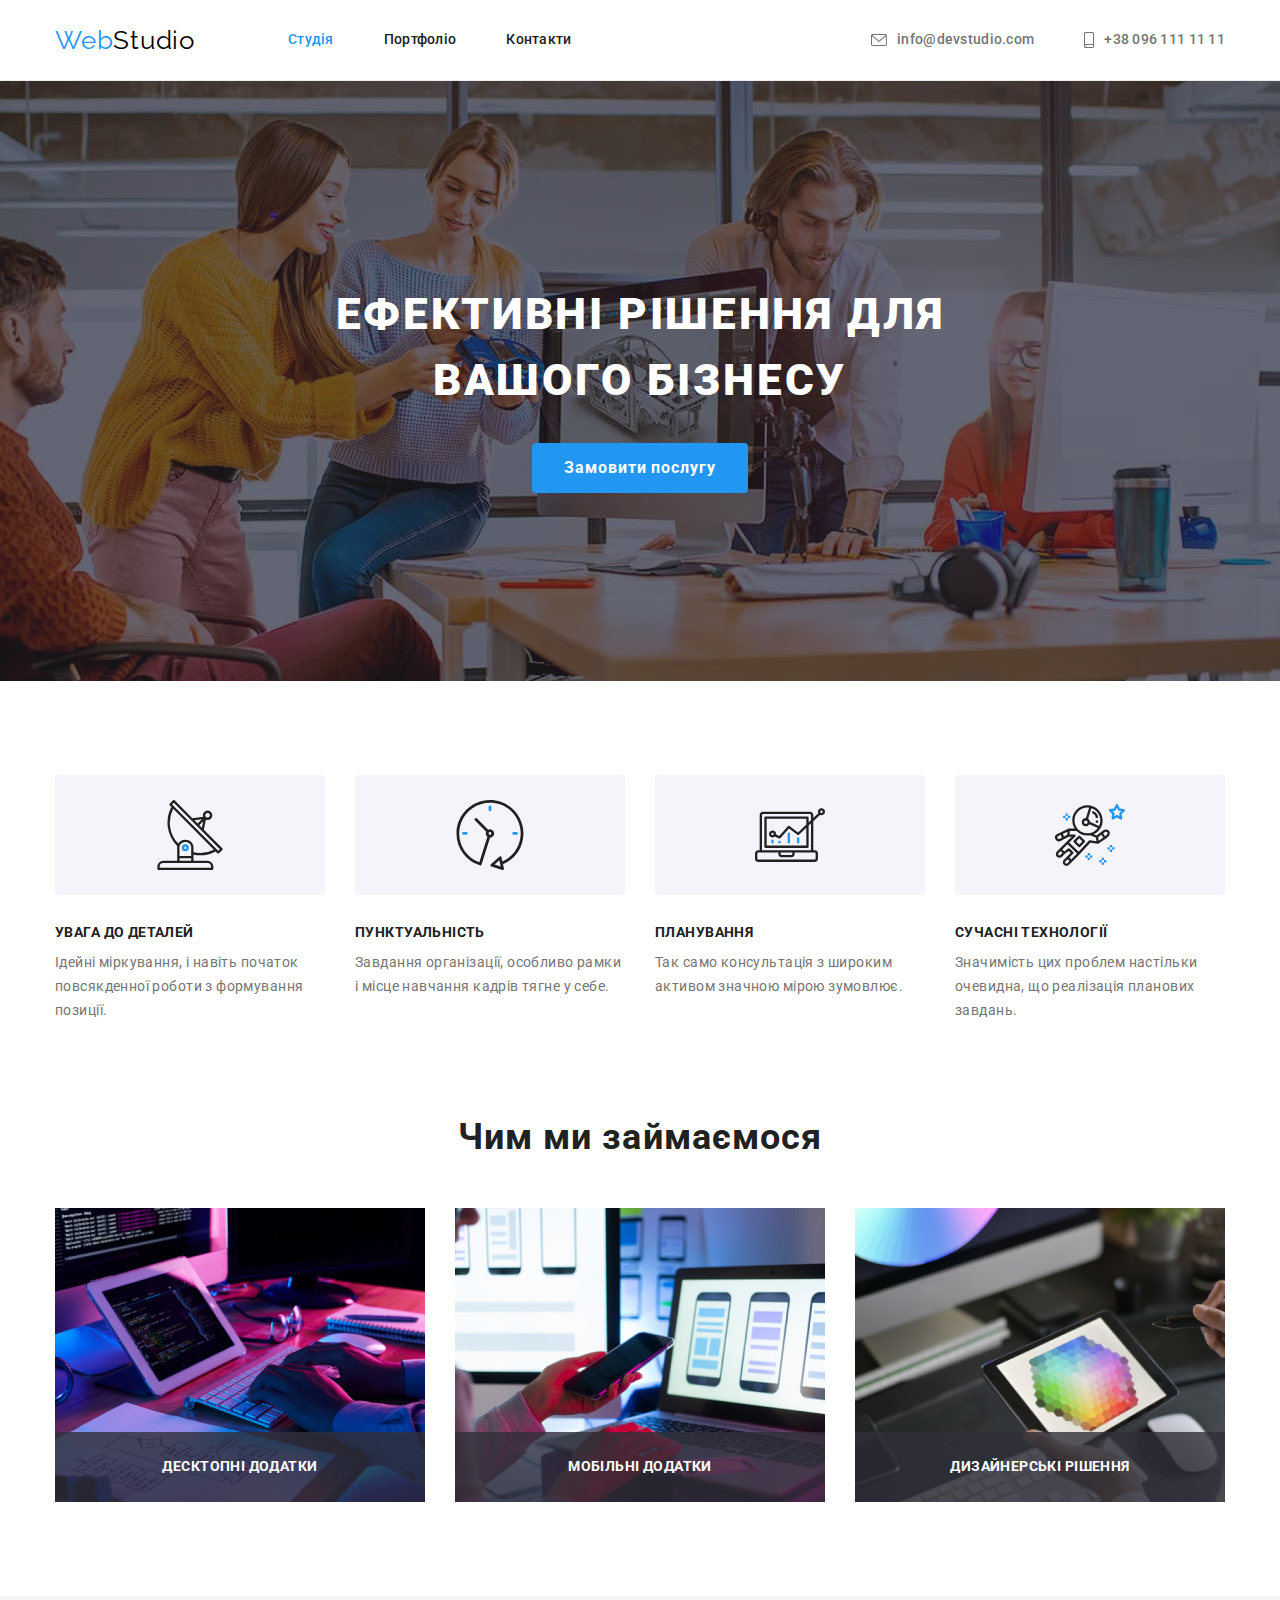
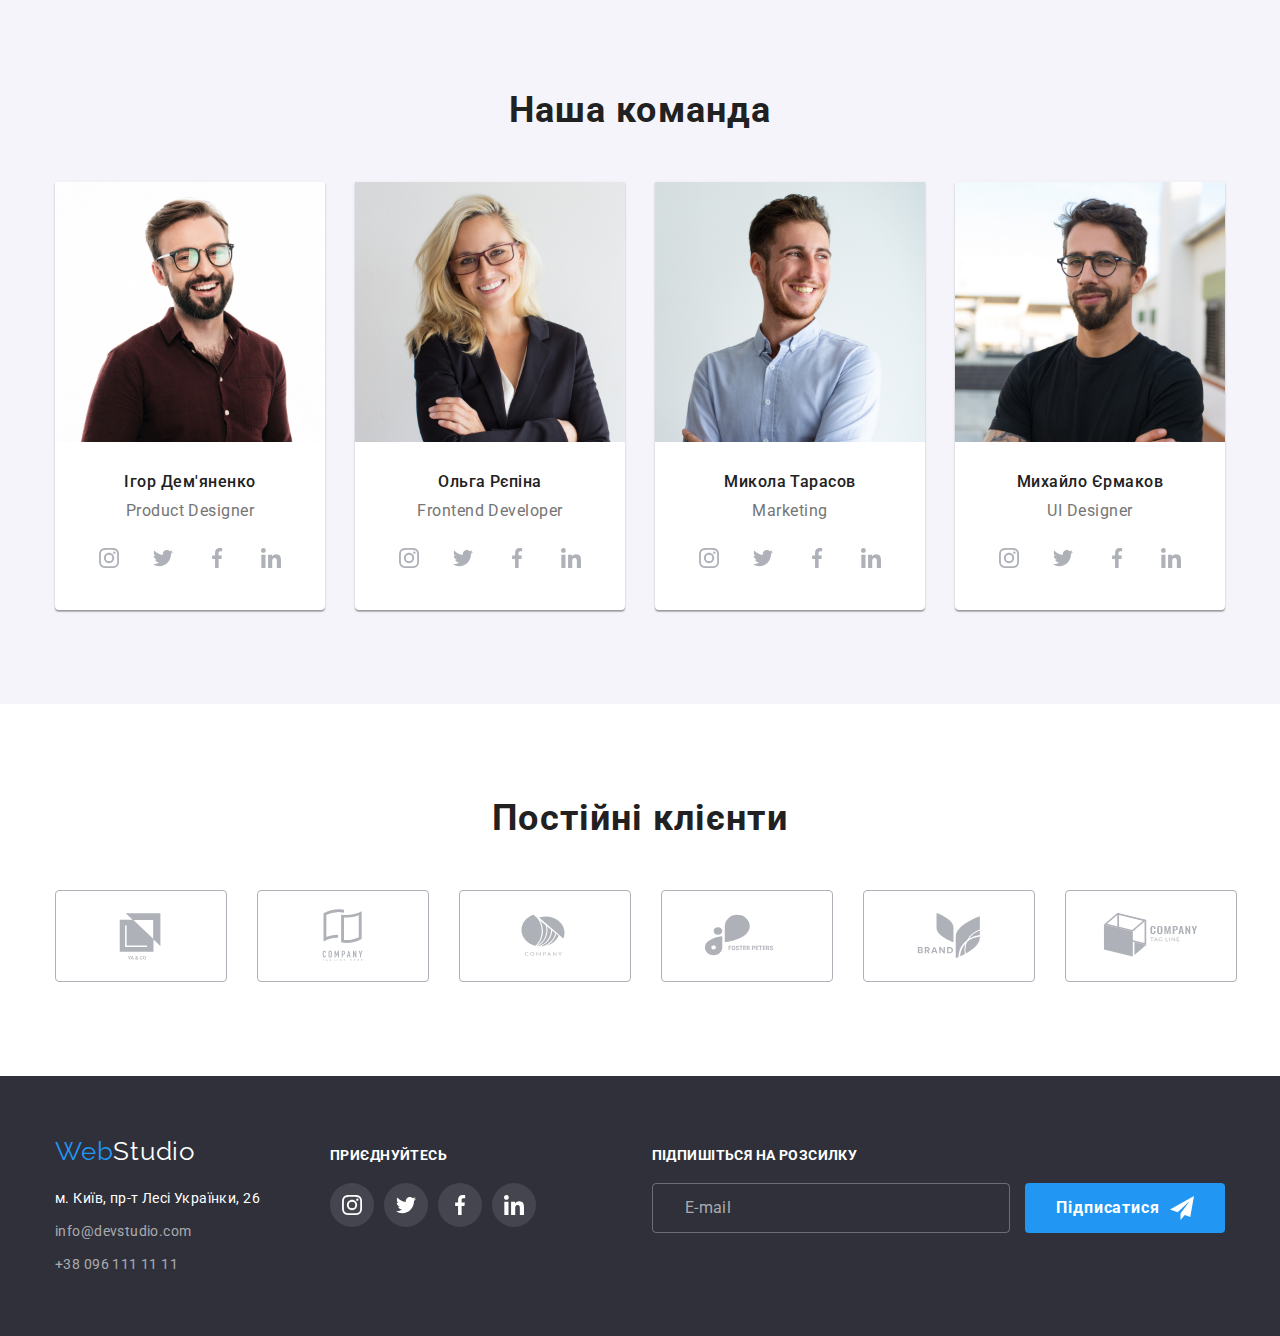
<file: index.html>
<!DOCTYPE html>
<html lang="uk">
  <head>
    <meta charset="UTF-8" />
    <meta http-equiv="X-UA-Compatible" content="IE=edge" />
    <meta name="viewport" content="width=>, initial-scale=1.0" />
    <title>Document</title>
    <link rel="preconnect" href="https://fonts.googleapis.com" />
    <link rel="preconnect" href="https://fonts.gstatic.com" crossorigin />
    <link
      href="https://fonts.googleapis.com/css2?family=Raleway:wght@700&family=Roboto:wght@400;500;700;900&display=swap"
      rel="stylesheet"
    />
    <link
      rel="stylesheet"
      href="https://cdnjs.cloudflare.com/ajax/libs/modern-normalize/1.1.0/modern-normalize.min.css"
    />
    <link rel="stylesheet" href="./css/main.min.css" />
    <!-- <link rel="stylesheet" href="./css/styles.css" /> -->
  </head>
  <body>
    <header class="header">
      <div class="container header__container">
        <a href="./index.html" class="logo link"
          ><span class="logo__first-part">Web</span
          ><span class="logo__last-part--dark">Studio</span></a
        >

        <nav class="navigation">
          <ul class="navigation__list list">
            <li class="navigation__item">
              <a class="navigation__link navigation__link--current link" href="./index.html"
                >Студія</a
              >
            </li>
            <li class="navigation__item">
              <a class="navigation__link link" href="./portfolio.html">Портфоліо</a>
            </li>
            <li class="navigation__item">
              <a class="navigation__link link" href="./index.html">Контакти</a>
            </li>
          </ul>
        </nav>
        <ul class="contacts list">
          <div class="contacts__group">
            <li class="contacts__list">
              <a class="contacts__mail link" href="mailto:info@devstudio.com"
                ><svg class="contacts__mail-icon" width="16" height="12">
                  <use href="./img/icons.svg#icon-envelope"></use>
                </svg>
                info@devstudio.com</a
              >
            </li>
            <li class="contacts__list">
              <a class="contacts__tel link" href="tel:+380961111111"
                ><svg class="contacts__tel-icon" width="10" height="16">
                  <use href="./img/icons.svg#icon-smartphone"></use>
                </svg>
                +38 096 111 11 11</a
              >
            </li>
          </div>
        </ul>
      </div>
    </header>
    <main>
      <section class="hero overlay">
        <div class="container">
          <h1 class="hero__title">Ефективні рішення для вашого бізнесу</h1>
          <button type="button" class="button hero__button" data-modal-open>
            Замовити послугу
          </button>
        </div>
      </section>

      <section class="feature">
        <div class="container">
          <h2 class="visually-hidden">Список наших основних завдань</h2>
          <ul class="feature__list list">
            <li class="feature__item">
              <div class="feature__thumb">
                <svg class="feature-icon" width="70" height="70">
                  <use href="./img/icons.svg#icon-antenna-1"></use>
                </svg>
              </div>
              <h3 class="feature__title">УВАГА ДО ДЕТАЛЕЙ</h3>
              <p class="feature__description">
                Ідейні міркування, і навіть початок повсякденної роботи з формування позиції.
              </p>
            </li>
            <li class="feature__item">
              <div class="feature__thumb">
                <svg class="feature-icon" width="70" height="70">
                  <use href="./img/icons.svg#icon-clock-1"></use>
                </svg>
              </div>
              <h3 class="feature__title">ПУНКТУАЛЬНІСТЬ</h3>
              <p class="feature__description">
                Завдання організації, особливо рамки і місце навчання кадрів тягне у себе.
              </p>
            </li>
            <li class="feature__item">
              <div class="feature__thumb">
                <svg class="feature-icon" width="70" height="70">
                  <use href="./img/icons.svg#icon-diagram-1"></use>
                </svg>
              </div>
              <h3 class="feature__title">ПЛАНУВАННЯ</h3>
              <p class="feature__description">
                Так само консультація з широким активом значною мірою зумовлює.
              </p>
            </li>
            <li class="feature__item">
              <div class="feature__thumb">
                <svg class="feature-icon" width="70" height="70">
                  <use href="./img/icons.svg#icon-astronaut-1"></use>
                </svg>
              </div>
              <h3 class="feature__title">СУЧАСНІ ТЕХНОЛОГІЇ</h3>
              <p class="feature__description">
                Значимість цих проблем настільки очевидна, що реалізація планових завдань.
              </p>
            </li>
          </ul>
        </div>
      </section>

      <section class="work">
        <div class="container">
          <h2 class="work__title">Чим ми займаємося</h2>
          <ul class="work__list list">
            <li class="work__item">
              <div class="work__card">
                <img src="./img/box1.jpg" alt="design project on computer" width="370" />

                <p class="work__card-title">Десктопні додатки</p>
              </div>
            </li>
            <li class="work__item">
              <div class="work__card">
                <img src="./img/box2.jpg" alt="design project with the phone" width="370" />

                <p class="work__card-title">Мобільні додатки</p>
              </div>
            </li>
            <li class="work__item">
              <div class="work__card">
                <img src="./img/box3.jpg" alt="design project on a tablet" width="370" />
                <p class="work__card-title">Дизайнерські рішення</p>
              </div>
            </li>
          </ul>
        </div>
      </section>

      <section class="team">
        <div class="container">
          <h2 class="team__title">Наша команда</h2>
          <ul class="team__list list">
            <li class="team__element">
              <div class="card">
                <img src="./img/person1.jpg" alt="team member1" width="270" />
                <div class="team__content">
                  <h3 class="item team__member">Ігор Дем'яненко</h3>
                  <p class="item team__position" lang="en">Product Designer</p>
                  <ul class="socials list">
                    <li class="socials__item">
                      <a
                        class="socials__link link"
                        href="htpps://instagram.com"
                        target="blank"
                        rel="nofollow noopener noreferrer"
                        aria-label="Instagram"
                      >
                        <svg class="socials__icon" width="20" height="20">
                          <use href="./img/icons.svg#icon-instagram"></use>
                        </svg>
                      </a>
                    </li>
                    <li class="socials__item">
                      <a
                        class="socials__link link"
                        href="htpps://twitter.com"
                        target="blank"
                        rel="nofollow noopener noreferrer"
                        aria-label="Twitter"
                      >
                        <svg class="socials__icon" width="20" height="20">
                          <use href="./img/icons.svg#icon-twitter"></use>
                        </svg>
                      </a>
                    </li>
                    <li class="socials__item">
                      <a
                        class="socials__link link"
                        href="htpps://facebook.com"
                        target="blank"
                        rel="nofollow noopener noreferrer"
                        aria-label="Facebook"
                      >
                        <svg class="socials__icon" width="20" height="20">
                          <use href="./img/icons.svg#icon-facebook"></use>
                        </svg>
                      </a>
                    </li>
                    <li class="socials__item">
                      <a
                        class="socials__link link"
                        href="htpps://linkedin.com"
                        target="blank"
                        rel="nofollow noopener noreferrer"
                        aria-label="Linkedin"
                      >
                        <svg class="socials__icon" width="20" height="20">
                          <use href="./img/icons.svg#icon-linkedin"></use>
                        </svg>
                      </a>
                    </li>
                  </ul>
                </div>
              </div>
            </li>
            <li class="team__element">
              <img src="./img/person2.jpg" alt="team member2" width="270" />
              <div class="team__content">
                <h3 class="team__member">Ольга Рєпіна</h3>
                <p class="team__position" lang="en">Frontend Developer</p>
                <ul class="socials list">
                  <li class="socials__item">
                    <a
                      class="socials__link link"
                      href="htpps://instagram.com"
                      target="blank"
                      rel="nofollow noopener noreferrer"
                      aria-label="Instagram"
                    >
                      <svg class="socials__icon" width="20" height="20">
                        <use href="./img/icons.svg#icon-instagram"></use>
                      </svg>
                    </a>
                  </li>
                  <li class="socials__item">
                    <a
                      class="socials__link link"
                      href="htpps://twitter.com"
                      target="blank"
                      rel="nofollow noopener noreferrer"
                      aria-label="Twitter"
                    >
                      <svg class="socials__icon" width="20" height="20">
                        <use href="./img/icons.svg#icon-twitter"></use>
                      </svg>
                    </a>
                  </li>
                  <li class="socials__item">
                    <a
                      class="socials__link link"
                      href="htpps://facebook.com"
                      target="blank"
                      rel="nofollow noopener noreferrer"
                      aria-label="Facebook"
                    >
                      <svg class="socials__icon" width="20" height="20">
                        <use href="./img/icons.svg#icon-facebook"></use>
                      </svg>
                    </a>
                  </li>
                  <li class="socials__item">
                    <a
                      class="socials__link link"
                      href="htpps://linkedin.com"
                      target="blank"
                      rel="nofollow noopener noreferrer"
                      aria-label="Linkedin"
                    >
                      <svg class="socials__icon" width="20" height="20">
                        <use href="./img/icons.svg#icon-linkedin"></use>
                      </svg>
                    </a>
                  </li>
                </ul>
              </div>
            </li>
            <li class="team__element">
              <img src="./img/person3.jpg" alt="team member3" width="270" />

              <div class="team__content">
                <h3 class="team__member">Микола Тарасов</h3>
                <p class="team__position" lang="en">Marketing</p>
                <ul class="socials list">
                  <li class="socials__item">
                    <a
                      class="socials__link link"
                      href="htpps://instagram.com"
                      target="blank"
                      rel="nofollow noopener noreferrer"
                      aria-label="Instagram"
                    >
                      <svg class="socials__icon" width="20" height="20">
                        <use href="./img/icons.svg#icon-instagram"></use>
                      </svg>
                    </a>
                  </li>
                  <li class="socials__item">
                    <a
                      class="socials__link link"
                      href="htpps://twitter.com"
                      target="blank"
                      rel="nofollow noopener noreferrer"
                      aria-label="Twitter"
                    >
                      <svg class="socials__icon" width="20" height="20">
                        <use href="./img/icons.svg#icon-twitter"></use>
                      </svg>
                    </a>
                  </li>
                  <li class="socials__item">
                    <a
                      class="socials__link link"
                      href="htpps://facebook.com"
                      target="blank"
                      rel="nofollow noopener noreferrer"
                      aria-label="Facebook"
                    >
                      <svg class="socials__icon" width="20" height="20">
                        <use href="./img/icons.svg#icon-facebook"></use>
                      </svg>
                    </a>
                  </li>
                  <li class="socials__item">
                    <a
                      class="socials__link link"
                      href="htpps://linkedin.com"
                      target="blank"
                      rel="nofollow noopener noreferrer"
                      aria-label="Linkedin"
                    >
                      <svg class="socials__icon" width="20" height="20">
                        <use href="./img/icons.svg#icon-linkedin"></use>
                      </svg>
                    </a>
                  </li>
                </ul>
              </div>
            </li>
            <li class="team__element">
              <img src="./img/person4.jpg" alt="team member4" width="270" />
              <div class="team__content">
                <h3 class="team__member">Михайло Єрмаков</h3>
                <p class="team__position" lang="en">UI Designer</p>
                <ul class="socials list">
                  <li class="socials__item">
                    <a
                      class="socials__link link"
                      href="htpps://instagram.com"
                      target="blank"
                      rel="nofollow noopener noreferrer"
                      aria-label="Instagram"
                    >
                      <svg class="socials__icon" width="20" height="20">
                        <use href="./img/icons.svg#icon-instagram"></use>
                      </svg>
                    </a>
                  </li>
                  <li class="socials__item">
                    <a
                      class="socials__link link"
                      href="htpps://twitter.com"
                      target="blank"
                      rel="nofollow noopener noreferrer"
                      aria-label="Twitter"
                    >
                      <svg class="socials__icon" width="20" height="20">
                        <use href="./img/icons.svg#icon-twitter"></use>
                      </svg>
                    </a>
                  </li>
                  <li class="socials__item">
                    <a
                      class="socials__link link"
                      href="htpps://facebook.com"
                      target="blank"
                      rel="nofollow noopener noreferrer"
                      aria-label="Facebook"
                    >
                      <svg class="socials__icon" width="20" height="20">
                        <use href="./img/icons.svg#icon-facebook"></use>
                      </svg>
                    </a>
                  </li>
                  <li class="socials__item">
                    <a
                      class="socials__link link"
                      href="htpps://linkedin.com"
                      target="blank"
                      rel="nofollow noopener noreferrer"
                      aria-label="Linkedin"
                    >
                      <svg class="socials__icon" width="20" height="20">
                        <use href="./img/icons.svg#icon-linkedin"></use>
                      </svg>
                    </a>
                  </li>
                </ul>
              </div>
            </li>
          </ul>
        </div>
      </section>
      <section class="clients">
        <div class="container">
          <h2 class="clients__title">Постійні клієнти</h2>
          <ul class="clients__list list">
            <li class="clients__item">
              <a
                class="clients__link link"
                href="./index.html"
                target="blank"
                rel="nofollow noopener noreferrer"
                aria-label="our clients"
              >
                <svg class="clients__icon" width="106" height="60">
                  <use href="./img/icons.svg#icon-logo1"></use>
                </svg>
              </a>
            </li>
            <li class="clients__item">
              <a
                class="clients__link link"
                href="./index.html"
                target="blank"
                rel="nofollow noopener noreferrer"
                aria-label="our clients"
              >
                <svg class="clients__icon" width="106" height="60">
                  <use href="./img/icons.svg#icon-logo2"></use>
                </svg>
              </a>
            </li>
            <li class="clients__item">
              <a
                class="clients__link link"
                href="./index.html"
                target="blank"
                rel="nofollow noopener noreferrer"
                aria-label="our clients"
              >
                <svg class="clients__icon" width="106" height="60">
                  <use href="./img/icons.svg#icon-logo3"></use>
                </svg>
              </a>
            </li>
            <li class="clients__item">
              <a
                class="clients__link link"
                href="./index.html"
                target="blank"
                rel="nofollow noopener noreferrer"
                aria-label="our clients"
              >
                <svg class="clients__icon" width="106" height="60">
                  <use href="./img/icons.svg#icon-logo4"></use>
                </svg>
              </a>
            </li>
            <li class="clients__item">
              <a
                class="clients__link link"
                href="./index.html"
                target="blank"
                rel="nofollow noopener noreferrer"
                aria-label="our clients"
              >
                <svg class="clients__icon" width="106" height="60">
                  <use href="./img/icons.svg#icon-logo5"></use>
                </svg>
              </a>
            </li>
            <li class="clients__item">
              <a
                class="clients__link link"
                href="./index.html"
                target="blank"
                rel="nofollow noopener noreferrer"
                aria-label="our clients"
              >
                <svg class="clients__icon" width="106" height="60">
                  <use href="./img/icons.svg#icon-logo6"></use>
                </svg>
              </a>
            </li>
          </ul>
        </div>
      </section>
    </main>

    <footer class="footer">
      <div class="container footer__container">
        <div class="footer__group">
          <a href="./index.html" class="logo link"
            ><span class="logo__first-part">Web</span
            ><span class="logo__last-part--light">Studio</span></a
          >
          <address class="address footer__address">
            <ul class="list">
              <li class="address__element">
                <a
                  class="address__item link"
                  href="https://goo.gl/maps/er9QxfjBZCahhvQG7"
                  target="_blank"
                  rel="noopener noreferrer nofollow"
                  >м. Київ, пр-т Лесі Українки, 26</a
                >
              </li>
              <li class="address__element">
                <a class="address__item address__item--grey link" href="mailto:info@devstudio.com"
                  >info@devstudio.com</a
                >
              </li>
              <li class="address__element">
                <a class="address__item address__item--grey link" href="tel:+380961111111"
                  >+38 096 111 11 11</a
                >
              </li>
            </ul>
          </address>
        </div>
        <div class="footer__contacts">
          <p class="footer__title">ПРИЄДНУЙТЕСЬ</p>
          <ul class="footer__contacts-list list">
            <li>
              <a
                class="footer__contacts-link link"
                href="htpps://instagram.com"
                target="blank"
                rel="nofollow noopener noreferrer"
                aria-label="Instagram"
              >
                <svg class="footer__social-icon" width="20" height="20">
                  <use href="./img/icons.svg#icon-instagram"></use>
                </svg>
              </a>
            </li>
            <li>
              <a
                class="footer__contacts-link link"
                href="htpps://twitter.com"
                target="blank"
                rel="nofollow noopener noreferrer"
                aria-label="Twitter"
              >
                <svg class="footer__social-icon" width="20" height="20">
                  <use href="./img/icons.svg#icon-twitter"></use>
                </svg>
              </a>
            </li>
            <li>
              <a
                class="footer__contacts-link link"
                href="htpps://facebook.com"
                target="blank"
                rel="nofollow noopener noreferrer"
                aria-label="Facebook"
              >
                <svg class="footer__social-icon" width="20" height="20">
                  <use href="./img/icons.svg#icon-facebook"></use>
                </svg>
              </a>
            </li>
            <li>
              <a
                class="footer__contacts-link link"
                href="htpps://linkedin.com"
                target="blank"
                rel="nofollow noopener noreferrer"
                aria-label="Linkedin"
              >
                <svg class="footer__social-icon" width="20" height="20">
                  <use href="./img/icons.svg#icon-linkedin"></use>
                </svg>
              </a>
            </li>
          </ul>
        </div>
        <div class="footer__submit">
          <p class="footer__title">ПІДПИШІТЬСЯ НА РОЗСИЛКУ</p>
          <form class="footer__form">
            <label>
              <input class="footer__field" type="email" name="email" placeholder="E-mail" />
            </label>
            <button class="footer__form-button" type="button">
              Підписатися
              <svg class="icon-btn" width="24" height="24">
                <use href="./img/icons.svg#icon-btn"></use>
              </svg>
            </button>
          </form>
        </div>
      </div>
    </footer>
    <div class="backdrop is-hidden" data-modal>
      <div class="modal">
        <button class="close-btn" type="button" data-modal-close>
          <svg class="close-btn__icon" width="18" height="18">
            <use href="./img/icons.svg#close-icon"></use>
          </svg>
        </button>

        <form class="form">
          <p class="form__title">Залиште свої дані, ми вам передзвонимо</p>
          <div class="form__group">
            <label class="form__field">
              <span class="form__item">Ім&#039;я</span>
              <input class="form__input" type="text" name="username" />
              <svg class="form__icon" width="18" height="18">
                <use href="./img/icons.svg#person-modal"></use>
              </svg>
            </label>
          </div>

          <div class="form__group">
            <label class="form__field">
              <span class="form__item">Телефон</span>
              <input class="form__input" type="text" name="tel" />
              <svg class="form__icon" width="18" height="18">
                <use href="./img/icons.svg#phone-modal"></use>
              </svg>
            </label>
          </div>
          <div class="form__group">
            <label class="form__field">
              <span class="form__item"> Пошта</span>
              <input class="form__input" type="email" name="email" />
              <svg class="form__icon" width="18" height="18">
                <use href="./img/icons.svg#email-modal"></use>
              </svg>
            </label>
          </div>
          <div class="form__comment">
            <label>
              <span class="form__item">Коментар</span>
              <textarea
                class="text__comment"
                name="feedback"
                placeholder="Введіть текст"
              ></textarea>
            </label>
          </div>
          <div class="form__agreement">
            <label class="form__field-agreement">
              <input
                class="form__checkbox visually-hidden"
                type="checkbox"
                name="agreement"
                value="agree"
              />
              <svg class="checkbox__icon" width="16" height="15">
                <use class="unchecked" href="./img/icons.svg#check-icon1"></use>
                <use class="checked" href="./img/icons.svg#icon-icon-check1"></use>
              </svg>
              <span class="form__text"
                >Погоджуюся з розсилкою та приймаю
                <a class="form__agreement-link" href="">Умови договору</a></span
              >
            </label>
          </div>
          <button class="button btn-submit" type="submit">Відправити</button>
        </form>
      </div>
    </div>
    <script src="./css/js/modal.js"></script>
  </body>
</html>
</file>
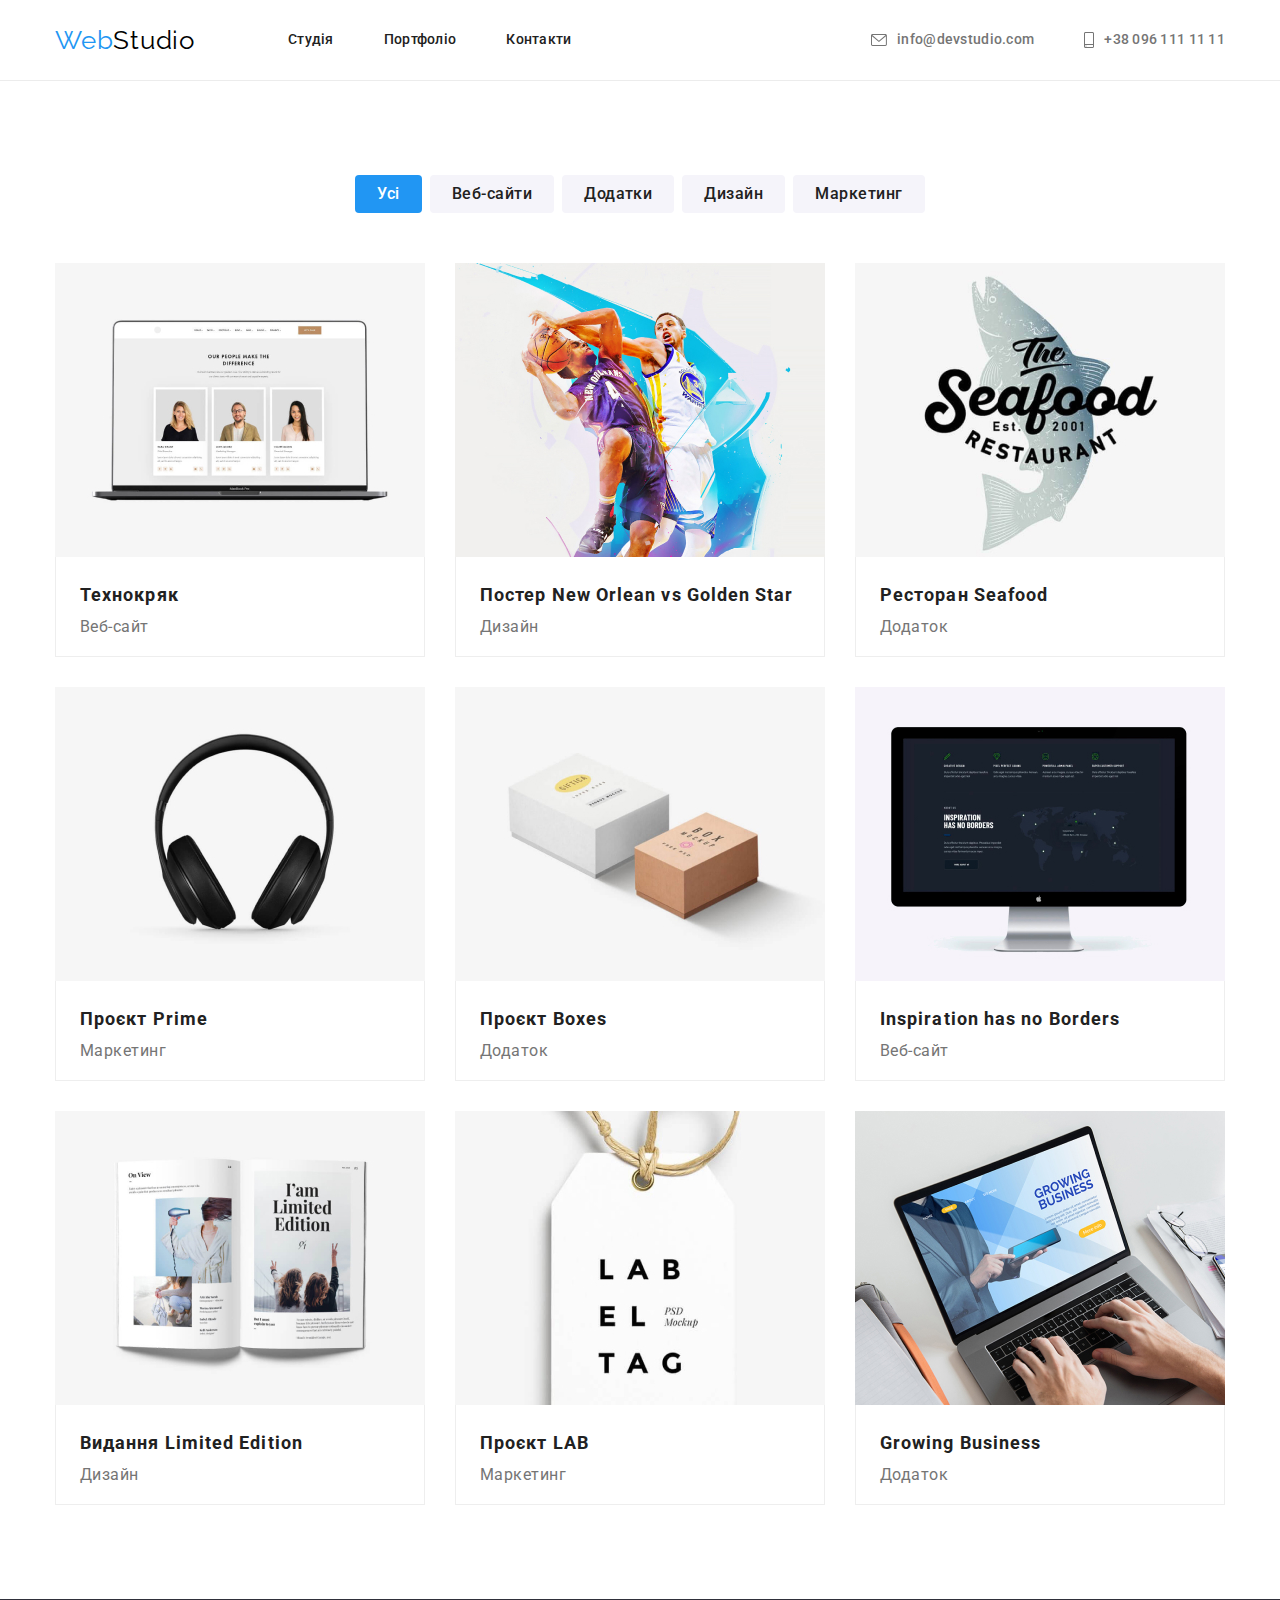
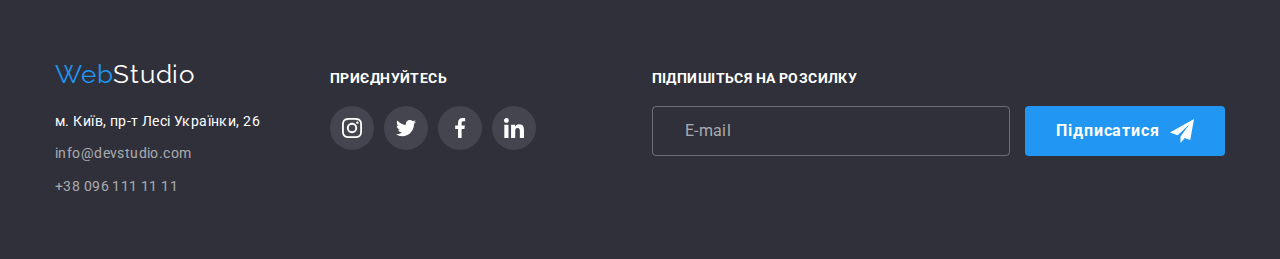
<file: portfolio.html>
<!DOCTYPE html>
<html lang="uk">
  <head>
    <meta charset="UTF-8" />
    <meta http-equiv="X-UA-Compatible" content="IE=edge" />
    <meta name="viewport" content="width=>, initial-scale=1.0" />
    <title>Document</title>
    <link rel="preconnect" href="https://fonts.googleapis.com" />
    <link rel="preconnect" href="https://fonts.gstatic.com" crossorigin />
    <link
      href="https://fonts.googleapis.com/css2?family=Raleway:wght@700&family=Roboto:wght@400;500;700;900&display=swap"
      rel="stylesheet"
    />
    <link
      rel="stylesheet"
      href="https://cdnjs.cloudflare.com/ajax/libs/modern-normalize/1.1.0/modern-normalize.min.css"
    />
    <link rel="stylesheet" href="./css/main.min.css" />
    <!-- <link rel="stylesheet" href="./css/styles.css" /> -->
  </head>
  <body>
    <header class="header">
      <div class="container header__container">
        <a href="./index.html" class="logo link"
          ><span class="logo__first-part">Web</span
          ><span class="logo__last-part--dark">Studio</span></a
        >
        <nav class="navigation">
          <ul class="navigation__list list">
            <li class="navigation__item">
              <a class="navigation__link link" href="./index.html">Студія</a>
            </li>
            <li class="navigation__item">
              <a class="navigation__link nvigation__link--current link" href="./portfolio.html"
                >Портфоліо</a
              >
            </li>
            <li class="navigation__item">
              <a class="navigation__link link" href="./index.html">Контакти</a>
            </li>
          </ul>
        </nav>
        <ul class="contacts list">
          <li class="contacts__list">
            <a class="contacts__mail link" href="mailto:info@devstudio.com"
              ><svg class="contacts__mail-icon" width="16" height="12">
                <use href="./img/icons.svg#icon-envelope"></use>
              </svg>
              info@devstudio.com</a
            >
          </li>
          <li class="contacts__list">
            <a class="contacts__tel link" href="tel:+380961111111"
              ><svg class="contacts__tel-icon" width="10" height="16">
                <use href="./img/icons.svg#icon-smartphone"></use>
              </svg>
              +38 096 111 11 11</a
            >
          </li>
        </ul>
      </div>
    </header>
    <main>
      <section class="projects">
        <div class="container">
          <h1 class="visually-hidden">Проекти</h1>
          <ul class="projects__nav list">
            <li class="projects__nav-item">
              <button class="projects__btn projects__btn-current btn" type="button">Усі</button>
            </li>
            <li class="projects__nav-item">
              <button class="projects__btn btn" type="button">Веб-сайти</button>
            </li>
            <li class="projects__nav-item">
              <button class="projects__btn btn" type="button">Додатки</button>
            </li>
            <li class="projects__nav-item">
              <button class="projects__btn btn" type="button">Дизайн</button>
            </li>
            <li class="projects__nav-item">
              <button class="projects__btn btn" type="button">Маркетинг</button>
            </li>
          </ul>
          <ul class="project-list list">
            <li class="project-item">
              <a class="project-nav" href="./portfolio.html">
                <div class="project-thumb">
                  <img src="./img/project1.jpg" alt="включений ноутбук" width="370" height="294" />
                  <div class="project-overlay">
                    <p class="overlay-text">
                      Ресурс пропонує комплексні пропозиції з різним рівнем функціоналу та сервісів.
                      Все це дозволить відвідувачу отримати вичерпні відомості про компанію чи
                      приватну особу.
                    </p>
                  </div>
                </div>
                <div class="project-element">
                  <h2 class="project-title">Технокряк</h2>
                  <p class="project-item">Веб-сайт</p>
                </div></a
              >
            </li>
            <li class="project-item">
              <a class="project-nav" href="./portfolio.html">
                <div class="project-thumb">
                  <img src="./img/project2.jpg" alt="два баскетболісти" width="370" />
                  <div class="project-overlay">
                    <p class="overlay-text">
                      Ресурс пропонує комплексні пропозиції з різним рівнем функціоналу та сервісів.
                      Все це дозволить відвідувачу отримати вичерпні відомості про компанію чи
                      приватну особу.
                    </p>
                  </div>
                </div>
                <div class="project-element">
                  <h2 class="project-title">Постер New Orlean vs Golden Star</h2>
                  <p class="project-item">Дизайн</p>
                </div></a
              >
            </li>
            <li class="project-item">
              <a class="project-nav" href="./portfolio.html">
                <div class="project-thumb">
                  <img src="./img/project3.jpg" alt="назва ресторану" width="370" />
                  <div class="project-overlay">
                    <p class="overlay-text">
                      Ресурс пропонує комплексні пропозиції з різним рівнем функціоналу та сервісів.
                      Все це дозволить відвідувачу отримати вичерпні відомості про компанію чи
                      приватну особу.
                    </p>
                  </div>
                </div>
                <div class="project-element">
                  <h2 class="project-title">Ресторан Seafood</h2>
                  <p class="project-item">Додаток</p>
                </div></a
              >
            </li>
            <li class="project-item">
              <a class="project-nav" href="./portfolio.html">
                <div class="project-thumb">
                  <img src="./img/project4.jpg" alt="навушники безпровідні" width="370" />
                  <div class="project-overlay">
                    <p class="overlay-text">
                      Ресурс пропонує комплексні пропозиції з різним рівнем функціоналу та сервісів.
                      Все це дозволить відвідувачу отримати вичерпні відомості про компанію чи
                      приватну особу.
                    </p>
                  </div>
                </div>
                <div class="project-element">
                  <h2 class="project-title">Проєкт Prime</h2>
                  <p class="project-item">Маркетинг</p>
                </div>
              </a>
            </li>
            <li class="project-item">
              <a class="project-nav" href="./portfolio.html">
                <div class="project-thumb">
                  <img src="./img/project5.jpg" alt="дві коробки" width="370" />
                  <div class="project-overlay">
                    <p class="overlay-text">
                      Ресурс пропонує комплексні пропозиції з різним рівнем функціоналу та сервісів.
                      Все це дозволить відвідувачу отримати вичерпні відомості про компанію чи
                      приватну особу.
                    </p>
                  </div>
                </div>
                <div class="project-element">
                  <h2 class="project-title">Проєкт Boxes</h2>
                  <p class="project-item">Додаток</p>
                </div></a
              >
            </li>
            <li class="project-item">
              <a class="project-nav" href="./portfolio.html">
                <div class="project-thumb">
                  <img src="img/project6.jpg" alt="відкритий браузер" width="370" />
                  <div class="project-overlay">
                    <p class="overlay-text">
                      Ресурс пропонує комплексні пропозиції з різним рівнем функціоналу та сервісів.
                      Все це дозволить відвідувачу отримати вичерпні відомості про компанію чи
                      приватну особу.
                    </p>
                  </div>
                </div>
                <div class="project-element">
                  <h2 class="project-title">Inspiration has no Borders</h2>
                  <p class="project-item">Веб-сайт</p>
                </div></a
              >
            </li>

            <li class="project-item">
              <a class="project-nav" href="./portfolio.html">
                <div class="project-thumb">
                  <img src="./img/project7.jpg" alt="відкритий журнал" width="370" />
                  <div class="project-overlay">
                    <p class="overlay-text">
                      Ресурс пропонує комплексні пропозиції з різним рівнем функціоналу та сервісів.
                      Все це дозволить відвідувачу отримати вичерпні відомості про компанію чи
                      приватну особу.
                    </p>
                  </div>
                </div>
                <div class="project-element">
                  <h2 class="project-title">Видання Limited Edition</h2>
                  <p class="project-item">Дизайн</p>
                </div></a
              >
            </li>
            <li class="project-item">
              <a class="project-nav" href="./portfolio.html">
                <div class="project-thumb">
                  <img src="./img/project8.jpg" alt="етикетка з назвою фірми" width="370" />
                  <div class="project-overlay">
                    <p class="overlay-text">
                      Ресурс пропонує комплексні пропозиції з різним рівнем функціоналу та сервісів.
                      Все це дозволить відвідувачу отримати вичерпні відомості про компанію чи
                      приватну особу.
                    </p>
                  </div>
                </div>
                <div class="project-element">
                  <h2 class="project-title">Проєкт LAB</h2>
                  <p class="project-item">Маркетинг</p>
                </div></a
              >
            </li>
            <li class="project-item">
              <a class="project-nav" href="./portfolio.html">
                <div class="project-thumb">
                  <img src="./img/project9.jpg" alt="людина працює за ноутбуком" width="370" />
                  <div class="project-overlay">
                    <p class="overlay-text">
                      Ресурс пропонує комплексні пропозиції з різним рівнем функціоналу та сервісів.
                      Все це дозволить відвідувачу отримати вичерпні відомості про компанію чи
                      приватну особу.
                    </p>
                  </div>
                </div>
                <div class="project-element">
                  <h2 class="project-title">Growing Business</h2>
                  <p class="project-item">Додаток</p>
                </div></a
              >
            </li>
          </ul>
        </div>
      </section>
    </main>
    <footer class="footer">
      <div class="container footer__container">
        <div class="footer__group">
          <a href="./index.html" class="logo link"
            ><span class="logo__first-part">Web</span
            ><span class="logo__last-part--light">Studio</span></a
          >
          <address class="address footer__address">
            <ul class="list">
              <li class="address__element">
                <a
                  class="address__item link"
                  href="https://goo.gl/maps/er9QxfjBZCahhvQG7"
                  target="_blank"
                  rel="noopener noreferrer nofollow"
                  >м. Київ, пр-т Лесі Українки, 26</a
                >
              </li>
              <li class="address__element">
                <a class="address__item address__item--grey link" href="mailto:info@devstudio.com"
                  >info@devstudio.com</a
                >
              </li>
              <li class="address__element">
                <a class="address__item address__item--grey link" href="tel:+380961111111"
                  >+38 096 111 11 11</a
                >
              </li>
            </ul>
          </address>
        </div>
        <div class="footer__contacts">
          <p class="footer__title">ПРИЄДНУЙТЕСЬ</p>
          <ul class="footer__contacts-list list">
            <li>
              <a
                class="footer__contacts-link link"
                href="htpps://instagram.com"
                target="blank"
                rel="nofollow noopener noreferrer"
                aria-label="Instagram"
              >
                <svg class="footer__social-icon" width="20" height="20">
                  <use href="./img/icons.svg#icon-instagram"></use>
                </svg>
              </a>
            </li>
            <li>
              <a
                class="footer__contacts-link link"
                href="htpps://twitter.com"
                target="blank"
                rel="nofollow noopener noreferrer"
                aria-label="Twitter"
              >
                <svg class="footer__social-icon" width="20" height="20">
                  <use href="./img/icons.svg#icon-twitter"></use>
                </svg>
              </a>
            </li>
            <li>
              <a
                class="footer__contacts-link link"
                href="htpps://facebook.com"
                target="blank"
                rel="nofollow noopener noreferrer"
                aria-label="Facebook"
              >
                <svg class="footer__social-icon" width="20" height="20">
                  <use href="./img/icons.svg#icon-facebook"></use>
                </svg>
              </a>
            </li>
            <li>
              <a
                class="footer__contacts-link link"
                href="htpps://linkedin.com"
                target="blank"
                rel="nofollow noopener noreferrer"
                aria-label="Linkedin"
              >
                <svg class="footer__social-icon" width="20" height="20">
                  <use href="./img/icons.svg#icon-linkedin"></use>
                </svg>
              </a>
            </li>
          </ul>
        </div>
        <div class="footer__submit">
          <p class="footer__title">ПІДПИШІТЬСЯ НА РОЗСИЛКУ</p>
          <form class="footer__form">
            <label>
              <input class="footer__field" type="email" name="email" placeholder="E-mail" />
            </label>
            <button class="button footer__form-button" type="button">
              Підписатися
              <svg class="icon-btn" width="24" height="24">
                <use href="./img/icons.svg#icon-btn"></use>
              </svg>
            </button>
          </form>
        </div>
      </div>
    </footer>
  </body>
</html>
</file>
<file: css/main.min.css>
*,*::before,*::after{-webkit-box-sizing:border-box;box-sizing:border-box}:root{--primary-color: #212121;--second-color: #757575;--accent-color: #2196f3;--background-color: #ffffff}body{font-family:Roboto,sans-serif;font-size:14px;letter-spacing:.03em;color:var(--primary-color);background-color:var(--background-color)}h1,h2,h3,h4,h5,h6,p{margin:0}.list{list-style:none;margin:0;padding:0}.link{text-decoration:none}input:focus,textarea:focus{outline:none}img{display:block;max-width:100%;height:auto}.visually-hidden{position:absolute;width:1px;height:1px;margin:-1px;border:0;padding:0;white-space:nowrap;-webkit-clip-path:inset(100%);clip-path:inset(100%);clip:rect(0 0 0 0);overflow:hidden}section{padding-top:94px;padding-bottom:94px}.container{width:1200px;padding-right:15px;padding-left:15px;margin-right:auto;margin-left:auto}.header{border-bottom:1px solid #ececec}.header__container{display:-webkit-box;display:-ms-flexbox;display:flex;-webkit-box-align:center;-ms-flex-align:center;align-items:center}.logo{display:inline-block;font-family:Raleway;font-style:700;font-size:26px;line-height:1.19;letter-spacing:.03em;text-decoration:none;color:#000}.logo__first-part{color:var(--accent-color)}.logo__last-part--light{color:#fff}.logo__last-part--dark{color:#000}.navigation{margin-left:93px}.navigation__list{display:-webkit-box;display:-ms-flexbox;display:flex}.navigation__list .navigation__item:not(:last-child){margin-right:50px}.navigation__list .link{display:block;padding-top:32px;padding-bottom:32px}.navigation__link{display:-webkit-box;display:-ms-flexbox;display:flex;-webkit-box-align:center;-ms-flex-align:center;align-items:center;font-weight:500;font-size:14px;line-height:1.14;letter-spacing:.02em;color:var(--primary-color);-webkit-transition:color 250ms cubic-bezier(0.4, 0, 0.2, 1);transition:color 250ms cubic-bezier(0.4, 0, 0.2, 1)}.navigation__link:hover,.navigation__link:focus,.navigation__link--current{color:var(--accent-color)}.navigation__link:hover::after,.navigation__link:focus::after,.navigation__link--current::after{opacity:1;-webkit-transform:scaleX(1);transform:scaleX(1)}.navigation__item{position:relative}.navigation__link::after{content:"";position:absolute;bottom:0;left:0;display:block;width:100%;height:4px;border-radius:2px;margin-bottom:-1px;background-color:var(--accent-color);opacity:0;-webkit-transform:scaleX(0.2);transform:scaleX(0.2);-webkit-transition:background-color 250ms cubic-bezier(0.4, 0, 0.2, 1),opacity 250ms cubic-bezier(0.4, 0, 0.2, 1),-webkit-transform 250ms cubic-bezier(0.4, 0, 0.2, 1);transition:background-color 250ms cubic-bezier(0.4, 0, 0.2, 1),opacity 250ms cubic-bezier(0.4, 0, 0.2, 1),-webkit-transform 250ms cubic-bezier(0.4, 0, 0.2, 1);transition:background-color 250ms cubic-bezier(0.4, 0, 0.2, 1),opacity 250ms cubic-bezier(0.4, 0, 0.2, 1),transform 250ms cubic-bezier(0.4, 0, 0.2, 1);transition:background-color 250ms cubic-bezier(0.4, 0, 0.2, 1),opacity 250ms cubic-bezier(0.4, 0, 0.2, 1),transform 250ms cubic-bezier(0.4, 0, 0.2, 1),-webkit-transform 250ms cubic-bezier(0.4, 0, 0.2, 1)}.contacts{margin-left:auto;display:-webkit-box;display:-ms-flexbox;display:flex}.contacts .contacts__list:not(:last-child){margin-right:50px}.contacts__group{display:-webkit-box;display:-ms-flexbox;display:flex;text-align:center;-webkit-box-pack:center;-ms-flex-pack:center;justify-content:center}.contacts__tel,.contacts__mail{display:-webkit-box;display:-ms-flexbox;display:flex;-webkit-box-align:center;-ms-flex-align:center;align-items:center;font-weight:500;font-size:14px;line-height:1.14;letter-spacing:.02em;color:var(--primary-color);-webkit-transition:color 250ms cubic-bezier(0.4, 0, 0.2, 1);transition:color 250ms cubic-bezier(0.4, 0, 0.2, 1)}.contacts__mail{color:var(--second-color);-webkit-transition:color 250ms cubic-bezier(0.4, 0, 0.2, 1);transition:color 250ms cubic-bezier(0.4, 0, 0.2, 1)}.contacts__mail:hover,.contacts__mail:focus{color:var(--accent-color)}.contacts__tel{color:var(--second-color);-webkit-transition:color 250ms cubic-bezier(0.4, 0, 0.2, 1);transition:color 250ms cubic-bezier(0.4, 0, 0.2, 1)}.contacts__tel:hover,.contacts__tel:focus{color:var(--accent-color)}.contacts__mail-icon,.contacts__tel-icon{fill:currentColor;margin-right:10px}.hero{text-align:center;padding:200px 0;background-color:#2f303a}.overlay{max-width:1600px;height:600px;margin-left:auto;margin-right:auto;background-image:-webkit-gradient(linear, left top, left bottom, from(rgba(47, 48, 58, 0.4)), to(rgba(47, 48, 58, 0.4))),url(../img/hero1.jpg);background-image:linear-gradient(rgba(47, 48, 58, 0.4), rgba(47, 48, 58, 0.4)),url(../img/hero1.jpg);background-repeat:no-repeat;background-size:cover;background-position:center}.hero__title{width:696px;margin:0 auto;margin-bottom:30px;border:none;font-weight:900;font-size:44px;line-height:1.5;text-align:center;letter-spacing:.06em;text-transform:uppercase;color:#fff}.hero__button{min-width:216px;padding:10px 32px}.button,.footer__form-button{border-radius:4px;border:none;font-family:inherit;font-style:normal;font-weight:700;font-size:16px;line-height:1.9;-webkit-box-align:center;-ms-flex-align:center;align-items:center;text-align:center;letter-spacing:.06em;background-color:var(--accent-color);color:#fff;cursor:pointer;-webkit-transition:background-color 250ms cubic-bezier(0.4, 0, 0.2, 1);transition:background-color 250ms cubic-bezier(0.4, 0, 0.2, 1)}.button:hover,.footer__form-button:hover,.button:focus,.footer__form-button:focus{background-color:#188ce8}.feature__thumb{display:-webkit-box;display:-ms-flexbox;display:flex;-webkit-box-align:center;-ms-flex-align:center;align-items:center;-webkit-box-pack:center;-ms-flex-pack:center;justify-content:center;width:270px;height:120px;border-radius:4px;background-color:#f5f4fa;margin-bottom:30px}.feature__title{margin-bottom:10px;font-weight:700;font-size:14px;line-height:1.14;letter-spacing:.03em;text-transform:uppercase}.feature__item{width:270px}.feature__list{display:-webkit-box;display:-ms-flexbox;display:flex}.feature__list .feature__item:not(:last-child){margin-right:30px}.feature__description{line-height:1.71;color:var(--second-color)}.work{padding-top:0}.work__list{display:-webkit-box;display:-ms-flexbox;display:flex;gap:30px}.work__item{-ms-flex-preferred-size:calc(100% - 20px);flex-basis:calc(100% - 20px)}.work__card{position:relative}.work__card-title{display:-webkit-box;display:-ms-flexbox;display:flex;-webkit-box-align:center;-ms-flex-align:center;align-items:center;-webkit-box-pack:center;-ms-flex-pack:center;justify-content:center;position:absolute;width:100%;height:70px;bottom:0;font-weight:700;line-height:1.14;text-transform:uppercase;color:var(--background-color);background-color:rgba(47,48,58,.8)}.team{background-color:#f5f4fa}.team__list{display:-webkit-box;display:-ms-flexbox;display:flex}.team__content{padding-top:30px;padding-bottom:30px;text-align:center}.team__position{margin-bottom:16px}.team__element{-webkit-box-shadow:0px 1px 3px rgba(0,0,0,.12),0px 1px 1px rgba(0,0,0,.14),0px 2px 1px rgba(0,0,0,.2);box-shadow:0px 1px 3px rgba(0,0,0,.12),0px 1px 1px rgba(0,0,0,.14),0px 2px 1px rgba(0,0,0,.2);border-radius:0px 0px 4px 4px;background-color:var(--background-color)}.team__element:not(:last-child){margin-right:30px}.team__member{margin-bottom:10px;font-weight:500;font-size:16px;line-height:1.19;letter-spacing:.03em}.work__title,.team__title,.clients__title{margin-bottom:50px;font-weight:700;font-size:36px;line-height:1.16;text-align:center;letter-spacing:.03em}.team__position,.project-item{font-weight:400;font-size:16px;line-height:1.19;letter-spacing:.03em;color:var(--second-color)}.socials{display:-webkit-box;display:-ms-flexbox;display:flex;-webkit-box-pack:center;-ms-flex-pack:center;justify-content:center;gap:10px;margin-left:auto;margin-right:auto}.socials__link{display:-webkit-box;display:-ms-flexbox;display:flex;-webkit-box-align:center;-ms-flex-align:center;align-items:center;-webkit-box-pack:center;-ms-flex-pack:center;justify-content:center;width:44px;height:44px;background-color:var(--background-color);border-radius:50%;color:#afb1b8;-webkit-transition:color 250ms cubic-bezier(0.4, 0, 0.2, 1),background-color 250ms cubic-bezier(0.4, 0, 0.2, 1);transition:color 250ms cubic-bezier(0.4, 0, 0.2, 1),background-color 250ms cubic-bezier(0.4, 0, 0.2, 1)}.socials__link:hover,.socials__link:focus{color:var(--background-color);background-color:var(--accent-color)}.socials__icon{fill:currentColor}.clients__list{display:-webkit-box;display:-ms-flexbox;display:flex;gap:30px}.clients{background-color:var(--background-color)}.clients__link{display:-webkit-box;display:-ms-flexbox;display:flex;-webkit-box-align:center;-ms-flex-align:center;align-items:center;-webkit-box-pack:center;-ms-flex-pack:center;justify-content:center;width:172px;height:92px;border:1px solid currentColor;border-radius:4px;color:#afb1b8;-webkit-transition:color 250ms cubic-bezier(0.4, 0, 0.2, 1);transition:color 250ms cubic-bezier(0.4, 0, 0.2, 1)}.clients__link:hover,.clients__link:focus{color:var(--accent-color)}.clients__icon{fill:currentColor}.clients__icon:hover,.clients__icon:focus{fill:var(--accent-color)}.address__item{font-style:normal;font-weight:400;font-size:14px;line-height:1.7;letter-spacing:.03em;color:#fff;text-decoration:none;-webkit-transition:color 250ms cubic-bezier(0.4, 0, 0.2, 1);transition:color 250ms cubic-bezier(0.4, 0, 0.2, 1)}.address__item:hover,.address__item:focus{color:var(--accent-color)}.address__item--grey{color:rgba(255,255,255,.6)}.footer{padding:60px 0;background-color:#2f303a}.footer__container{display:-webkit-box;display:-ms-flexbox;display:flex;-webkit-box-align:baseline;-ms-flex-align:baseline;align-items:baseline}.footer__address{margin-top:20px}.address__element:not(:last-child){margin-bottom:9px}.footer__contacts-list{display:-webkit-box;display:-ms-flexbox;display:flex}.footer__group{margin-right:70px}.footer__contacts{margin-right:auto}.footer__title{font-weight:700;line-height:16px;color:var(--background-color);margin-bottom:20px}.footer__contacts-list{display:-webkit-box;display:-ms-flexbox;display:flex;-webkit-box-pack:center;-ms-flex-pack:center;justify-content:center;gap:10px;margin-left:auto;margin-right:auto}.footer__social-icon{fill:var(--background-color)}.footer__contacts-link{display:-webkit-box;display:-ms-flexbox;display:flex;-webkit-box-align:center;-ms-flex-align:center;align-items:center;-webkit-box-pack:center;-ms-flex-pack:center;justify-content:center;width:44px;height:44px;background-color:rgba(255,255,255,.1);border-radius:50%;-webkit-transition:color 250ms cubic-bezier(0.4, 0, 0.2, 1),background-color 250ms cubic-bezier(0.4, 0, 0.2, 1);transition:color 250ms cubic-bezier(0.4, 0, 0.2, 1),background-color 250ms cubic-bezier(0.4, 0, 0.2, 1)}.footer__contacts-link:hover,.footer__contacts-link:focus{color:var(--background-color);background-color:var(--accent-color)}.footer__field{width:358px;height:50px;padding-left:16px;border:1px solid rgba(255,255,255,.3);border-radius:4px;background-color:rgba(0,0,0,0)}.footer__field::-webkit-input-placeholder{padding-left:16px;font-weight:400;font-size:16px;line-height:20px;letter-spacing:.03em;color:rgba(255,255,255,.6)}.footer__field::-moz-placeholder{padding-left:16px;font-weight:400;font-size:16px;line-height:20px;letter-spacing:.03em;color:rgba(255,255,255,.6)}.footer__field:-ms-input-placeholder{padding-left:16px;font-weight:400;font-size:16px;line-height:20px;letter-spacing:.03em;color:rgba(255,255,255,.6)}.footer__field::-ms-input-placeholder{padding-left:16px;font-weight:400;font-size:16px;line-height:20px;letter-spacing:.03em;color:rgba(255,255,255,.6)}.footer__field::placeholder{padding-left:16px;font-weight:400;font-size:16px;line-height:20px;letter-spacing:.03em;color:rgba(255,255,255,.6)}.footer__field:not(:-moz-placeholder-shown){border-color:var(--accent-color);color:var(--background-color);padding-left:30px}.footer__field:not(:-ms-input-placeholder){border-color:var(--accent-color);color:var(--background-color);padding-left:30px}.footer__field:not(:placeholder-shown){border-color:var(--accent-color);color:var(--background-color);padding-left:30px}.footer__form-button{display:-webkit-inline-box;display:-ms-inline-flexbox;display:inline-flex;-webkit-box-align:center;-ms-flex-align:center;align-items:center;-webkit-box-pack:center;-ms-flex-pack:center;justify-content:center;gap:10px;padding-top:10px;padding-bottom:10px;margin-left:12px;min-width:200px}.backdrop{position:fixed;top:0;left:0;width:100%;height:100%;background-color:rgba(0,0,0,.2);opacity:1;visibility:visible;pointer-events:initial;-webkit-transition:opacity 250ms linear,visibility 250ms linear;transition:opacity 250ms linear,visibility 250ms linear}.backdrop.is-hidden{opacity:0;visibility:hidden;pointer-events:none}.modal{position:absolute;top:50%;left:50%;-webkit-transform:translateX(-50%) translateY(-50%);transform:translateX(-50%) translateY(-50%);width:528px;height:581px;border-radius:4px;background-color:var(--background-color);-webkit-transition:-webkit-transform 400ms ease-out;transition:-webkit-transform 400ms ease-out;transition:transform 400ms ease-out;transition:transform 400ms ease-out, -webkit-transform 400ms ease-out}.backdrop.is-hidden .modal{-webkit-transform:translateX(-70%) translateY(-50%);transform:translateX(-70%) translateY(-50%)}.close-btn{position:absolute;top:8px;right:8px;display:-webkit-box;display:-ms-flexbox;display:flex;-webkit-box-align:center;-ms-flex-align:center;align-items:center;-webkit-box-pack:center;-ms-flex-pack:center;justify-content:center;padding:0;width:30px;height:30px;border:1px solid rgba(0,0,0,.1);background-color:var(--background-color);border-radius:50%;color:#000;cursor:pointer;-webkit-transition:fill 250ms cubic-bezier(0.4, 0, 0.2, 1);transition:fill 250ms cubic-bezier(0.4, 0, 0.2, 1)}.close-btn:hover,.close-btn:focus{fill:var(--accent-color)}.close-btn__icon{fill:currentColor}.close-btn__icon:hover,.close-btn__icon:focus{fill:var(--accent-color)}.form{width:528px;height:581px;padding:40px}.form__group,.form__comment{display:-webkit-box;display:-ms-flexbox;display:flex;-webkit-box-orient:vertical;-webkit-box-direction:normal;-ms-flex-direction:column;flex-direction:column}.form__group{margin-bottom:10px}.form__input{width:448px;height:40px;padding-left:40px;border:1px solid rgba(33,33,33,.2);border-radius:4px;-webkit-transition:border-color 250ms cubic-bezier(0.4, 0, 0.2, 1);transition:border-color 250ms cubic-bezier(0.4, 0, 0.2, 1)}.form__input:focus{border-color:var(--accent-color)}.form__item{margin-bottom:4px;display:block;font-weight:400;font-size:12px;line-height:14px;letter-spacing:.01em;color:var(--second-color)}.form__title{margin-bottom:12px;font-family:roboto;font-weight:700;font-size:20px;letter-spacing:.03em;text-align:center}.text__comment{width:100%;height:120px;resize:none;padding:12px 16px;margin-bottom:20px;border:1px solid rgba(33,33,33,.2);border-radius:4px;-webkit-transition:border-color 250ms cubic-bezier(0.4, 0, 0.2, 1);transition:border-color 250ms cubic-bezier(0.4, 0, 0.2, 1)}.text__comment:focus{border-color:var(--accent-color)}.text__comment::-webkit-input-placeholder{font-family:roboto;font-weight:400;font-size:12px;line-height:14px;letter-spacing:.01em;color:rgba(117,117,117,.5)}.text__comment::-moz-placeholder{font-family:roboto;font-weight:400;font-size:12px;line-height:14px;letter-spacing:.01em;color:rgba(117,117,117,.5)}.text__comment:-ms-input-placeholder{font-family:roboto;font-weight:400;font-size:12px;line-height:14px;letter-spacing:.01em;color:rgba(117,117,117,.5)}.text__comment::-ms-input-placeholder{font-family:roboto;font-weight:400;font-size:12px;line-height:14px;letter-spacing:.01em;color:rgba(117,117,117,.5)}.text__comment::placeholder{font-family:roboto;font-weight:400;font-size:12px;line-height:14px;letter-spacing:.01em;color:rgba(117,117,117,.5)}.form__text{margin-right:7px;font-size:14px;line-height:24px;letter-spacing:.03em;color:#757575}.form__agreement-link{color:var(--accent-color)}.form__agreement{margin-bottom:30px}.checkbox__icon .unchecked{opacity:1;-webkit-transform:opacity 250ms cubic-bezier(0.4, 0, 0.2, 1);transform:opacity 250ms cubic-bezier(0.4, 0, 0.2, 1)}.checkbox__icon .checked{opacity:0;-webkit-transition:opacity 250ms cubic-bezier(0.4, 0, 0.2, 1);transition:opacity 250ms cubic-bezier(0.4, 0, 0.2, 1)}.form__checkbox:checked+.checkbox__icon .unchecked{opacity:0}.form__checkbox:checked+.checkbox__icon .checked{opacity:1}.form__field-agreement{display:-webkit-box;display:-ms-flexbox;display:flex;-webkit-box-align:center;-ms-flex-align:center;align-items:center;-webkit-box-pack:center;-ms-flex-pack:center;justify-content:center;gap:7px}.form__field{position:relative}.form__field:focus-within>.form__icon{fill:var(--accent-color)}.form__icon{position:absolute;left:12px;top:50%;-webkit-transition:fill 250ms cubic-bezier(0.4, 0, 0.2, 1);transition:fill 250ms cubic-bezier(0.4, 0, 0.2, 1)}.btn-submit{display:block;margin:auto;min-width:200px;padding:10px 52px}.projects__btn{padding:6px 22px;border:none;border-radius:4px;font-family:"Roboto";font-style:normal;font-weight:500;font-size:16px;line-height:1.6;text-align:center;letter-spacing:.03em;color:var(--primary-color);background-color:#f5f4fa;cursor:pointer;-webkit-transition:color 250ms cubic-bezier(0.4, 0, 0.2, 1),background-color 255ms cubic-bezier(0.4, 0, 0.2, 1),-webkit-box-shadow 250ms cubic-bezier(0.4, 0, 0.2, 1);transition:color 250ms cubic-bezier(0.4, 0, 0.2, 1),background-color 255ms cubic-bezier(0.4, 0, 0.2, 1),-webkit-box-shadow 250ms cubic-bezier(0.4, 0, 0.2, 1);transition:color 250ms cubic-bezier(0.4, 0, 0.2, 1),box-shadow 250ms cubic-bezier(0.4, 0, 0.2, 1),background-color 255ms cubic-bezier(0.4, 0, 0.2, 1);transition:color 250ms cubic-bezier(0.4, 0, 0.2, 1),box-shadow 250ms cubic-bezier(0.4, 0, 0.2, 1),background-color 255ms cubic-bezier(0.4, 0, 0.2, 1),-webkit-box-shadow 250ms cubic-bezier(0.4, 0, 0.2, 1)}.projects__btn:hover,.projects__btn:focus{color:#fff;background-color:var(--accent-color);-webkit-box-shadow:0 2px 2px 0 rgba(0,0,0,.12),0 1px 2px 0 rgba(0,0,0,.08),0 3px 1px 0 rgba(0,0,0,.1);box-shadow:0 2px 2px 0 rgba(0,0,0,.12),0 1px 2px 0 rgba(0,0,0,.08),0 3px 1px 0 rgba(0,0,0,.1)}.projects__btn-current{color:#fff;background-color:var(--accent-color)}.projects__nav{display:-webkit-box;display:-ms-flexbox;display:flex;-webkit-box-pack:center;-ms-flex-pack:center;justify-content:center;margin-bottom:50px}.projects__nav .projects__nav-item:not(:last-child){margin-right:8px}.project-title{color:var(--primary-color)}.project-title{margin-bottom:4px;font-style:normal;font-weight:700;font-size:18px;line-height:2;letter-spacing:.06em}.project-list{display:-webkit-box;display:-ms-flexbox;display:flex;-ms-flex-wrap:wrap;flex-wrap:wrap}.project-list>.project-item{margin-top:0;margin-right:30px;margin-bottom:30px;margin-left:0}.project-item{background-color:var(--background-color)}.project-item:nth-child(3n){margin-right:0}.project-item:nth-last-child(-n+3){margin-bottom:0}.project-element{padding:20px 24px;border-right:1px solid #eee;border-bottom:1px solid #eee;border-left:1px solid #eee}.project-nav{display:block;text-decoration:none;-webkit-transition:-webkit-box-shadow 250ms cubic-bezier(0.4, 0, 0.2, 1);transition:-webkit-box-shadow 250ms cubic-bezier(0.4, 0, 0.2, 1);transition:box-shadow 250ms cubic-bezier(0.4, 0, 0.2, 1);transition:box-shadow 250ms cubic-bezier(0.4, 0, 0.2, 1), -webkit-box-shadow 250ms cubic-bezier(0.4, 0, 0.2, 1)}.project-nav:hover,.project-nav:focus{-webkit-box-shadow:1px 4px 6px 0 rgba(0,0,0,.16),0 4px 4px 0 rgba(0,0,0,.06),0 1px 1px 0 rgba(0,0,0,.12);box-shadow:1px 4px 6px 0 rgba(0,0,0,.16),0 4px 4px 0 rgba(0,0,0,.06),0 1px 1px 0 rgba(0,0,0,.12)}.project-overlay{position:absolute;left:0;bottom:0;opacity:0;width:100%;height:100%;background-color:rgba(33,150,243,.9);-webkit-transform:translateY(100%);transform:translateY(100%);-webkit-transition:250ms cubic-bezier(0.4, 0, 0.2, 1);transition:250ms cubic-bezier(0.4, 0, 0.2, 1)}.project-nav:hover .project-overlay,.project-nav:focus .project-overlay{-webkit-transform:translateY(0);transform:translateY(0);opacity:1}.overlay-text{padding:63px 24px;font-weight:400;font-size:18px;line-height:28px;letter-spacing:.03em;color:var(--background-color)}.project-thumb{position:relative;overflow:hidden}.list-nav{position:relative}/*# sourceMappingURL=main.min.css.map */
</file>
